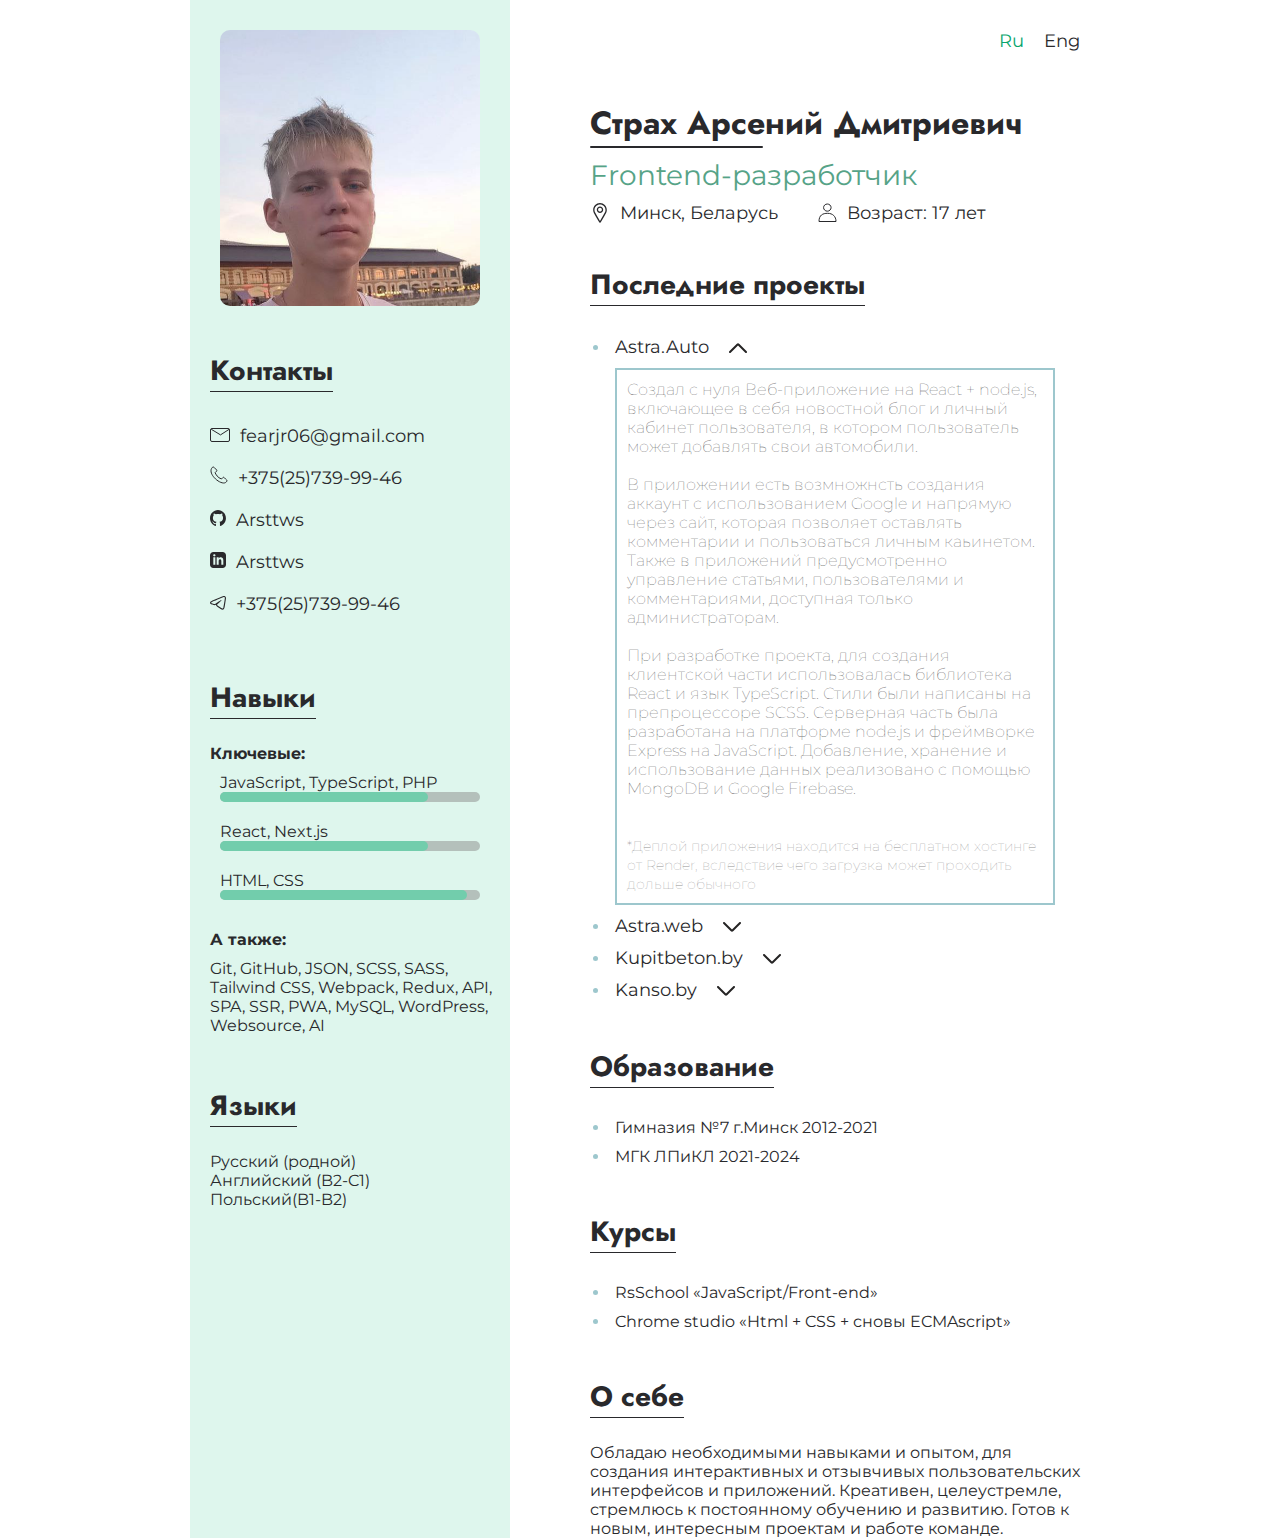
<file: index.html>
<!DOCTYPE html>
<html lang="ru">
<head>
  <meta charset="UTF-8">
  <meta name="viewport" content="width=device-width, initial-scale=1.0">
  <title>Document</title>
  <link rel="stylesheet" href="style.css">
</head>
<body>
  <div class="wrapper">
    <div class="main">
      <div class="left-side">
        <div class="image">
          <img src="imgs/photo.jpg" alt="img">
        </div>
        <div class="contacts">
          <h2>Контакты</h2>
          <p><img src="imgs/mail.svg" alt=""><a href="mailto:fearjr06@gmail.com">fearjr06@gmail.com</a></p>
          <p><img src="imgs/phone.svg" alt=""><a href="tel: +375257399946">+375(25)739-99-46</a></p>
          <p><img src="imgs/github.svg" alt=""><a href="https://github.com/Arsttws">Arsttws</a></p>
          <p><img src="imgs/linked.svg" alt=""><a href="https://www.linkedin.com/in/arsttws/">Arsttws</a></p>
          <p><img src="imgs/tg.svg" alt=""><a href="https://t.me/arsttws">+375(25)739-99-46</a></p>
        </div>
        <div class="skills">
          <h2>Навыки</h2>
          <p><b>Ключевые:</b></p>
          <div class="langs">
            <div class="skill">
              <p>JavaScript, TypeScript, PHP</p>
              <div class="bar-container">
                <div class="progress" style="width: 80%;"></div>
              </div>
            </div>
            <div class="skill">
              <p>React, Next.js</p>
              <div class="bar-container">
                <div class="progress" style="width: 80%;"></div>
              </div>
            </div>
            <div class="skill" style="margin-bottom: 20px;">
              <p>HTML, CSS</p>
              <div class="bar-container">
                <div class="progress" style="width: 95%;"></div>
              </div>
            </div>
            <div class="other-skills">
              <p style="margin-bottom: 10px;"><b>А также:</b></p>
              <p>Git, GitHub, JSON, SCSS,
                SASS, Tailwind CSS, Webpack,
                Redux, API, SPA, SSR, PWA,
                MySQL, WordPress, Websource, AI
              </p>
            </div>
          </div>
        </div>
        <div class="languages">
          <h2>Языки</h2>
          <p>Русский (родной)<br>
            Английский (B2-C1)<br>
            Польский(B1-B2)</p>
        </div>
      </div>
      <div class="right-side">
        <div class="change-lang">
          <a href="/" class="active-page-language">Ru</a>
          <a href="https://arsttws.github.io/cv/eng.html">Eng</p>
        </div>
        <div class="about">
          <div class="name">
            <h2>Страх Арсений Дмитриевич</h2>
          </div>
          <p class="employment">Frontend-разработчик</p>
          <div class="additional">
            <div class="location">
              <img src="imgs/location.svg" alt="location">
              <p>Минск, Беларусь</p>
            </div>
            <div class="age">
              <img src="imgs/age.svg" alt="age">
              <p>Возраст: 17 лет</p>
            </div>
          </div>
        </div>
        <div class="projects">
          <h2>Последние проекты</h2>
          <ul>
            <li><span><a href="https://astra-auto.onrender.com/" target="_blank">Astra.Auto</a></span><span class="project-info pi1 active"><img src="imgs/arrow.svg" alt="arrow"></span>
              <div class="project-description pd1 active">
                <p>Создал с нуля Веб-приложение на React + node.js, включающее в себя новостной блог и личный кабинет пользователя, в котором пользователь может
                   добавлять свои автомобили.<br><br>В приложении есть возмножнсть создания аккаунт с использованием Google и напрямую через сайт, которая позволяет оставлять комментарии и пользоваться личным каьинетом. 
                   Также в приложений предусмотренно управление статьями, пользователями и комментариями, доступная только администраторам.<br><br>
                   При разработке проекта, для создания клиентской части использовалась библиотека React и язык TypeScript. Стили были написаны на препроцессоре SCSS.
                   Серверная часть была разработана на платформе node.js и фреймворке Express на JavaScript. Добавление, хранение и использование данных реализовано с помощью MongoDB и Google Firebase.
                   <br>
                   <br><br>
                  <span style="color: #8f8f8f; font-size: 14px;">*Деплой приложения находится на бесплатном хостинге от Render, вследствие чего загрузка может проходить дольше обычного</span>
                </p>  
              </div>
            </li>
            <li><span><a href="https://e-astra-web.vercel.app/" target="_blank">Astra.web</a></span><span class="project-info pi2"><img src="imgs/arrow.svg" alt="arrow"></span>
              <div class="project-description pd2 ">
                <p>Сайт по предоставлению IT-услуг для бизнеса. При создания данного проекта использовал такие технологии, как:
                  TypeScript в связке с Next.js как основной стек разработки.
                  Также был использован язык JavaScript для организации работы серверной части.
                  Для написания стилей я использовал препроцессор SCSS.
                  А также были использованы такие зависимости, как: nodemailer, dotenv, react-countup, swiper,react-scroll-trigger и др.
                </p>  
              </div>
            </li>
            <li><span><a href="https://kupitbeton.by" target="_blank">Kupitbeton.by</a></span><span class="project-info pi3"><img src="imgs/arrow.svg" alt="arrow"></span>
              <div class="project-description pd3">
                <p>            
                  Проект представляет собой онлайн платформу, объединяющую услуги по доставке и производству бетона. Пользователи могут легко заказывать различные виды бетона и растворов, указывая необходимый объем, состав и расстояние доставки через сайт. На платформе реализован удобный каталог услуг, где пользователи могут ознакомиться с доступными вариантами и выбрать оптимальный для своих потребностей.<br> Дизайн магазина адаптирован для удобного использования на различных устройствах, что делает его доступным для пользователей с мобильными устройствами. В основе разработки использовались технологии PHP, JavaScript, HTML и CSS, обеспечивающие функциональность и привлекательный внешний вид веб-приложения. В качестве платформы для администрирования сайта используется CMS Websource, позволяющая легко и быстро вносить изменения и управлять функционалом.
                </p>  
              </div>
            </li>
            <li><span><a href="https://kanso.by" target="_blank">Kanso.by</a></span><span class="project-info pi4"><img src="imgs/arrow.svg" alt="arrow"></span>
              <div class="project-description pd4">
                <p>Принимал участие в разработке сайта суши-бара на CMS WordPress.
                  В мои обязанности входило редактирование страниц сайта
                  и карточек товара, изменение внешнего вида и
                  информации страницы с использованием CSS  и JS,
                  поиск и устранение ошибок в работе сайта.
                </p>  
              </div>
            </li>
          </ul>
        </div>
        <div class="education">
          <h2>Образование</h2>
          <ul>
            <li><span>Гимназия №7 г.Минск 2012-2021</span></li>
            <li><span>МГК ЛПиКЛ 2021-2024</span></li>
          </ul>
        </div>
        <div class="courses">
          <h2>Курсы</h2>
          <ul>
            <li><span>RsSchool «JavaScript/Front-end»</span></li>
            <li><span>Chrome studio «Html + CSS + сновы ECMAscript»</span></li>
          </ul>
        </div>
        <div class="about-myself">
          <h2>О себе</h2>
          <p>
            Обладаю необходимыми навыками и опытом, для создания
интерактивных и отзывчивых пользовательских интерфейсов
и приложений.
Креативен, целеустремле, стремлюсь к постоянному
обучению и развитию.
Готов к новым, интересным проектам и работе команде.
          </p>
        </div>
      </div>
    </div>
  </div>
  <script src="main.js"></script>
</body>
</html>
</file>
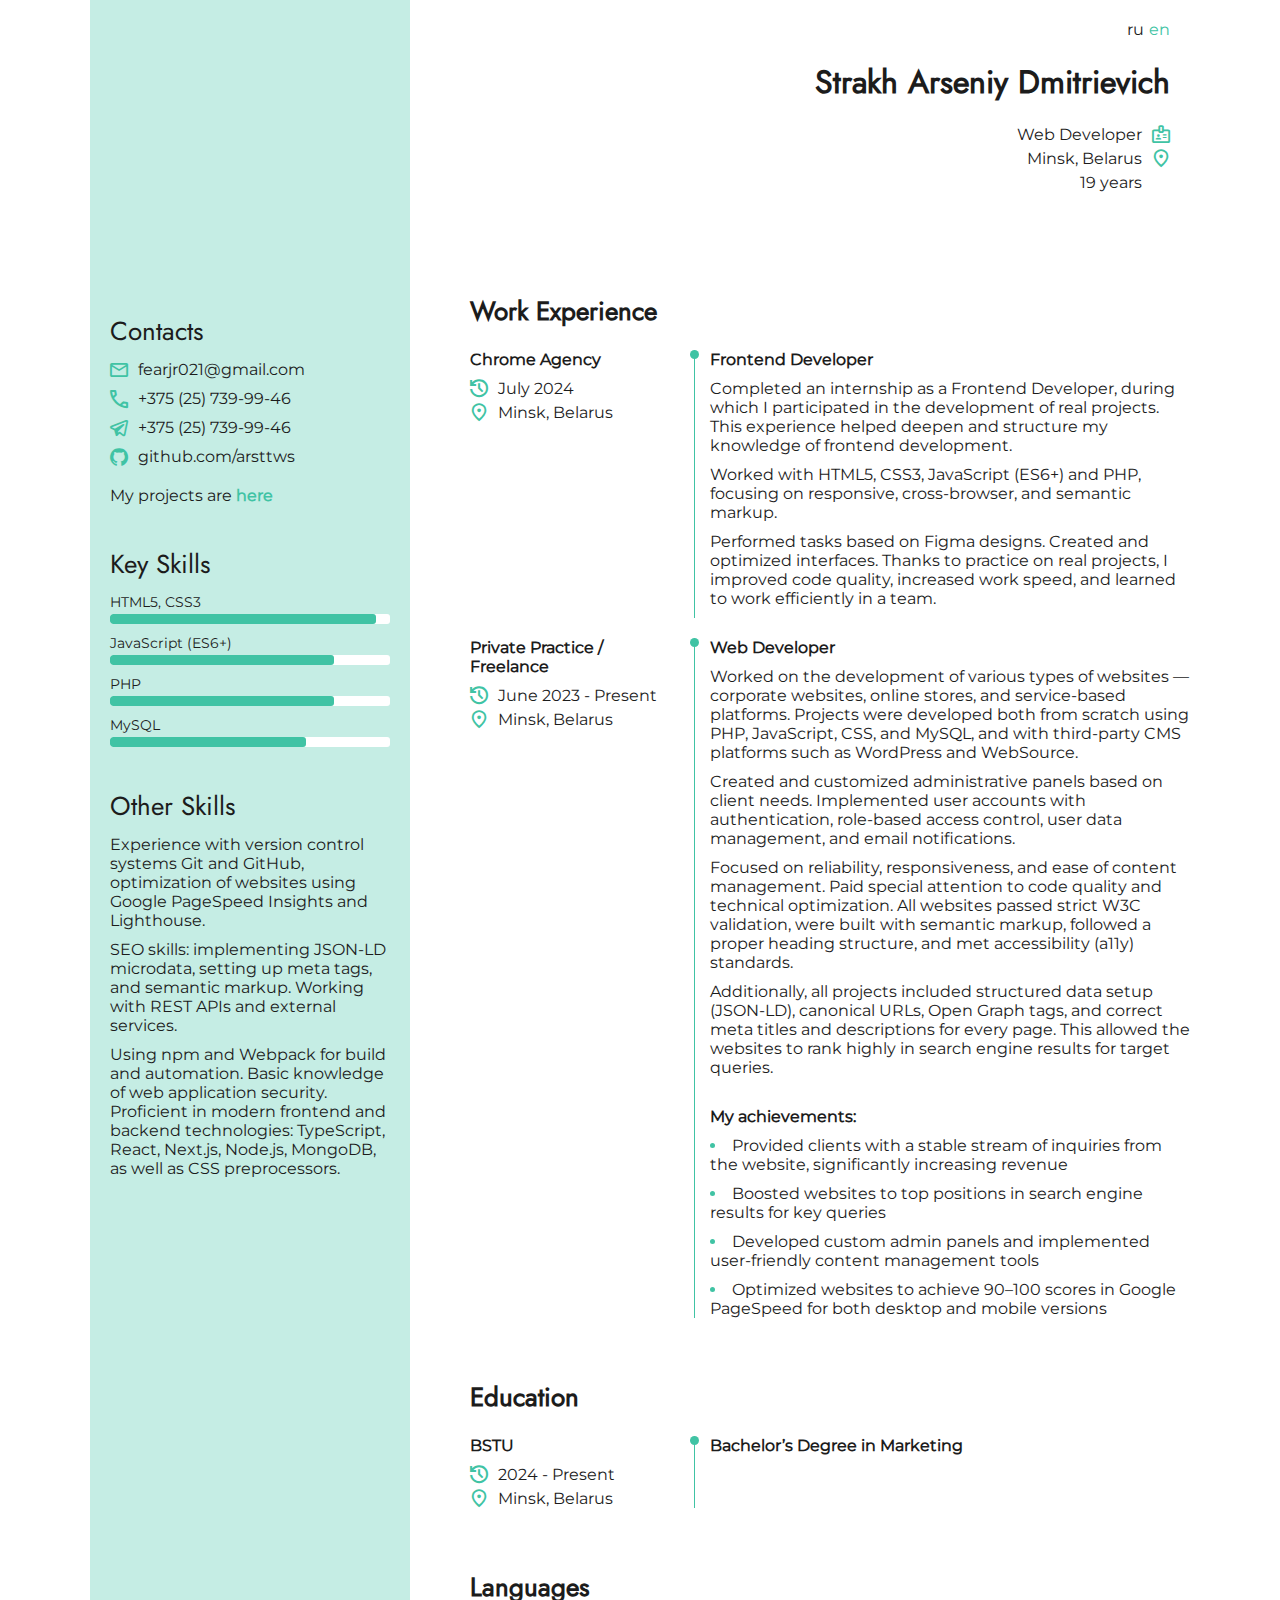
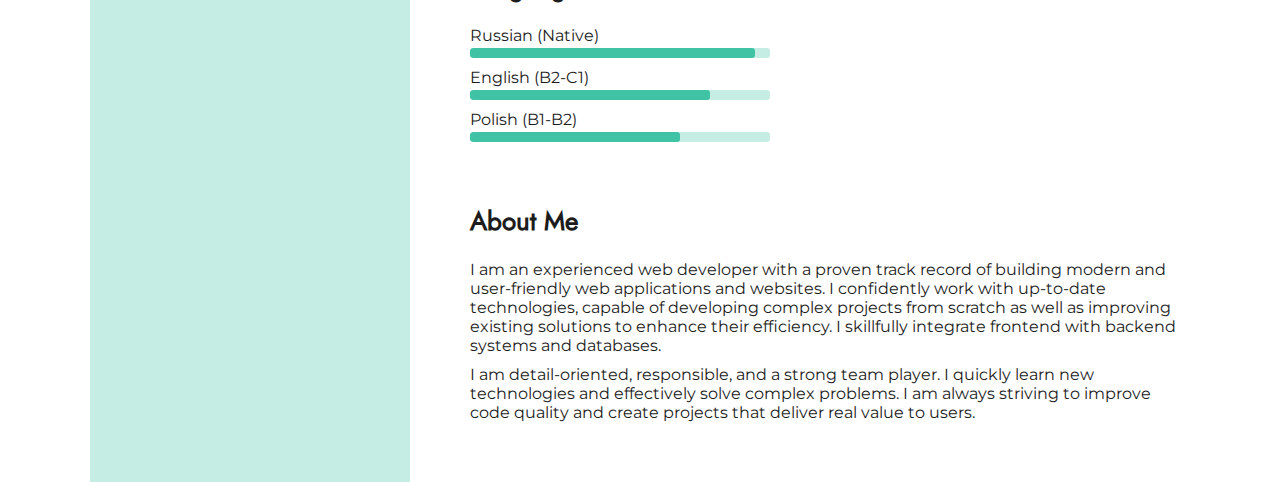
<file: en/index.html>
<!DOCTYPE html>
<html lang="en">
<head>
    <meta charset="UTF-8" />
    <meta name="viewport" content="width=device-width, initial-scale=1.0" />
    <title>Arseniy Strakh</title>
    <link rel="stylesheet" href="../assets/style/style.css" />
</head>
<body class="wrapper">
    <header>
        <!-- <img src="assets/images/me.jpg" alt="Arseniy Strakh" /> -->
        <div class="change-lang">
            <a href="/cv/ru">ru</a>
            <a href="#" class="active">en</a>
        </div>
        <div class="me">
            <h1>Strakh Arseniy Dmitrievich</h1>
            <p class="position">Web Developer</p>
            <p class="location">Minsk, Belarus</p>
            <p class="age">19 years</p>
        </div>
    </header>
    <main>
        <section class="left">
            <div class="contacts">
                <h2>Contacts</h2>
                <div class="items">
                    <a class="mail" href="mailto:fearjr021@gmail.com">fearjr021@gmail.com</a>
                    <a class="phone" href="tel:+375257399946">+375 (25) 739-99-46</a>
                    <a class="tg" href="https://t.me/arsttws" target="_blank">+375 (25) 739-99-46</a>
                    <a class="git" href="https://github.com/arsttws" target="_blank">github.com/arsttws</a>
                    <p class="projects">My projects are <a href="https://dealon.by/projects/" target="_blank">here</a></p>
                </div>
            </div>
            <div class="key-skills">
                <h2>Key Skills</h2>
                <div class="items">
                    <div class="item level">
                        <h3>HTML5, CSS3</h3>
                        <div class="bar">
                            <div class="progress" style="width: 95%;"></div>
                        </div>
                    </div>
                    <div class="item level">
                        <h3>JavaScript (ES6+)</h3>
                        <div class="bar">
                            <div class="progress" style="width: 80%;"></div>
                        </div>
                    </div>
                    <div class="item level">
                        <h3>PHP</h3>
                        <div class="bar">
                            <div class="progress" style="width: 80%;"></div>
                        </div>
                    </div>
                    <div class="item level">
                        <h3>MySQL</h3>
                        <div class="bar">
                            <div class="progress" style="width: 70%;"></div> 
                        </div>
                    </div>
                </div>
            </div>
            <div class="other-skills">
                <h2>Other Skills</h2>
                <p>Experience with version control systems Git and GitHub, optimization of websites using Google PageSpeed Insights and Lighthouse.</p>
                <p>SEO skills: implementing JSON-LD microdata, setting up meta tags, and semantic markup. Working with REST APIs and external services.</p>
                <p>Using npm and Webpack for build and automation. Basic knowledge of web application security. Proficient in modern frontend and backend technologies: TypeScript, React, Next.js, Node.js, MongoDB, as well as CSS preprocessors.</p>
            </div>
        </section>
        <div class="right">
            <section>
                <h2>Work Experience</h2>
                <div class="items">
                    <div class="item">
                        <div class="info">
                            <h3>Chrome Agency</h3>
                            <p class="time">July 2024</p>
                            <p class="location">Minsk, Belarus</p>
                        </div>
                        <div class="description">
                            <h3>Frontend Developer</h3>
                            <p>Completed an internship as a Frontend Developer, during which I participated in the development of real projects. This experience helped deepen and structure my knowledge of frontend development.</p>
                            <p>Worked with HTML5, CSS3, JavaScript (ES6+) and PHP, focusing on responsive, cross-browser, and semantic markup.</p>
                            <p>Performed tasks based on Figma designs. Created and optimized interfaces. Thanks to practice on real projects, I improved code quality, increased work speed, and learned to work efficiently in a team.</p>
                        </div>
                    </div>
                    <div class="item">
                        <div class="info">
                            <h3>Private Practice / Freelance</h3>
                            <p class="time">June 2023 - Present</p>
                            <p class="location">Minsk, Belarus</p>
                        </div>
                        <div class="description">
                            <h3>Web Developer</h3>
                            <p>Worked on the development of various types of websites — corporate websites, online stores, and service-based platforms. Projects were developed both from scratch using PHP, JavaScript, CSS, and MySQL, and with third-party CMS platforms such as WordPress and WebSource.</p>
                            <p>Created and customized administrative panels based on client needs. Implemented user accounts with authentication, role-based access control, user data management, and email notifications.</p>
                            <p>Focused on reliability, responsiveness, and ease of content management. Paid special attention to code quality and technical optimization. All websites passed strict W3C validation, were built with semantic markup, followed a proper heading structure, and met accessibility (a11y) standards.</p>
                            <p>Additionally, all projects included structured data setup (JSON-LD), canonical URLs, Open Graph tags, and correct meta titles and descriptions for every page. This allowed the websites to rank highly in search engine results for target queries.</p>
                            <p class="achievements">My achievements:</p>
                            <ul>
                                <li>Provided clients with a stable stream of inquiries from the website, significantly increasing revenue</li>
                                <li>Boosted websites to top positions in search engine results for key queries</li>
                                <li>Developed custom admin panels and implemented user-friendly content management tools</li>
                                <li>Optimized websites to achieve 90–100 scores in Google PageSpeed for both desktop and mobile versions</li>
                            </ul>
                        </div>

                    </div>
                </div>
            </section>
            <section>
                <h2>Education</h2>
                <div class="items">
                    <div class="item">
                        <div class="info">
                            <h3>BSTU</h3>
                            <p class="time">2024 - Present</p>
                            <p class="location">Minsk, Belarus</p>
                        </div>
                        <div class="description">
                            <h3>Bachelor’s Degree in Marketing</h3>
                        </div>
                    </div>
                </div>
            </section>
            <section class="languages">
                <h2>Languages</h2>
                <div class="items">
                    <div class="item level">
                        <p>Russian (Native)</p>
                        <div class="bar">
                            <div class="progress" style="width: 95%;"></div>
                        </div>
                    </div>
                    <div class="item level">
                        <p>English (B2-C1)</p>
                        <div class="bar">
                            <div class="progress" style="width: 80%;"></div>
                        </div>
                    </div>
                    <div class="item level">
                        <p>Polish (B1-B2)</p>
                        <div class="bar">
                            <div class="progress" style="width: 70%;"></div> 
                        </div>
                    </div>
                </div>
            </section>
            <section class="about">
                <h2>About Me</h2>
                <p>I am an experienced web developer with a proven track record of building modern and user-friendly web applications and websites. I confidently work with up-to-date technologies, capable of developing complex projects from scratch as well as improving existing solutions to enhance their efficiency. I skillfully integrate frontend with backend systems and databases.</p>
                <p>I am detail-oriented, responsible, and a strong team player. I quickly learn new technologies and effectively solve complex problems. I am always striving to improve code quality and create projects that deliver real value to users.</p>
            </section>
        </div>
    </main>
</body>
</html>
</file>
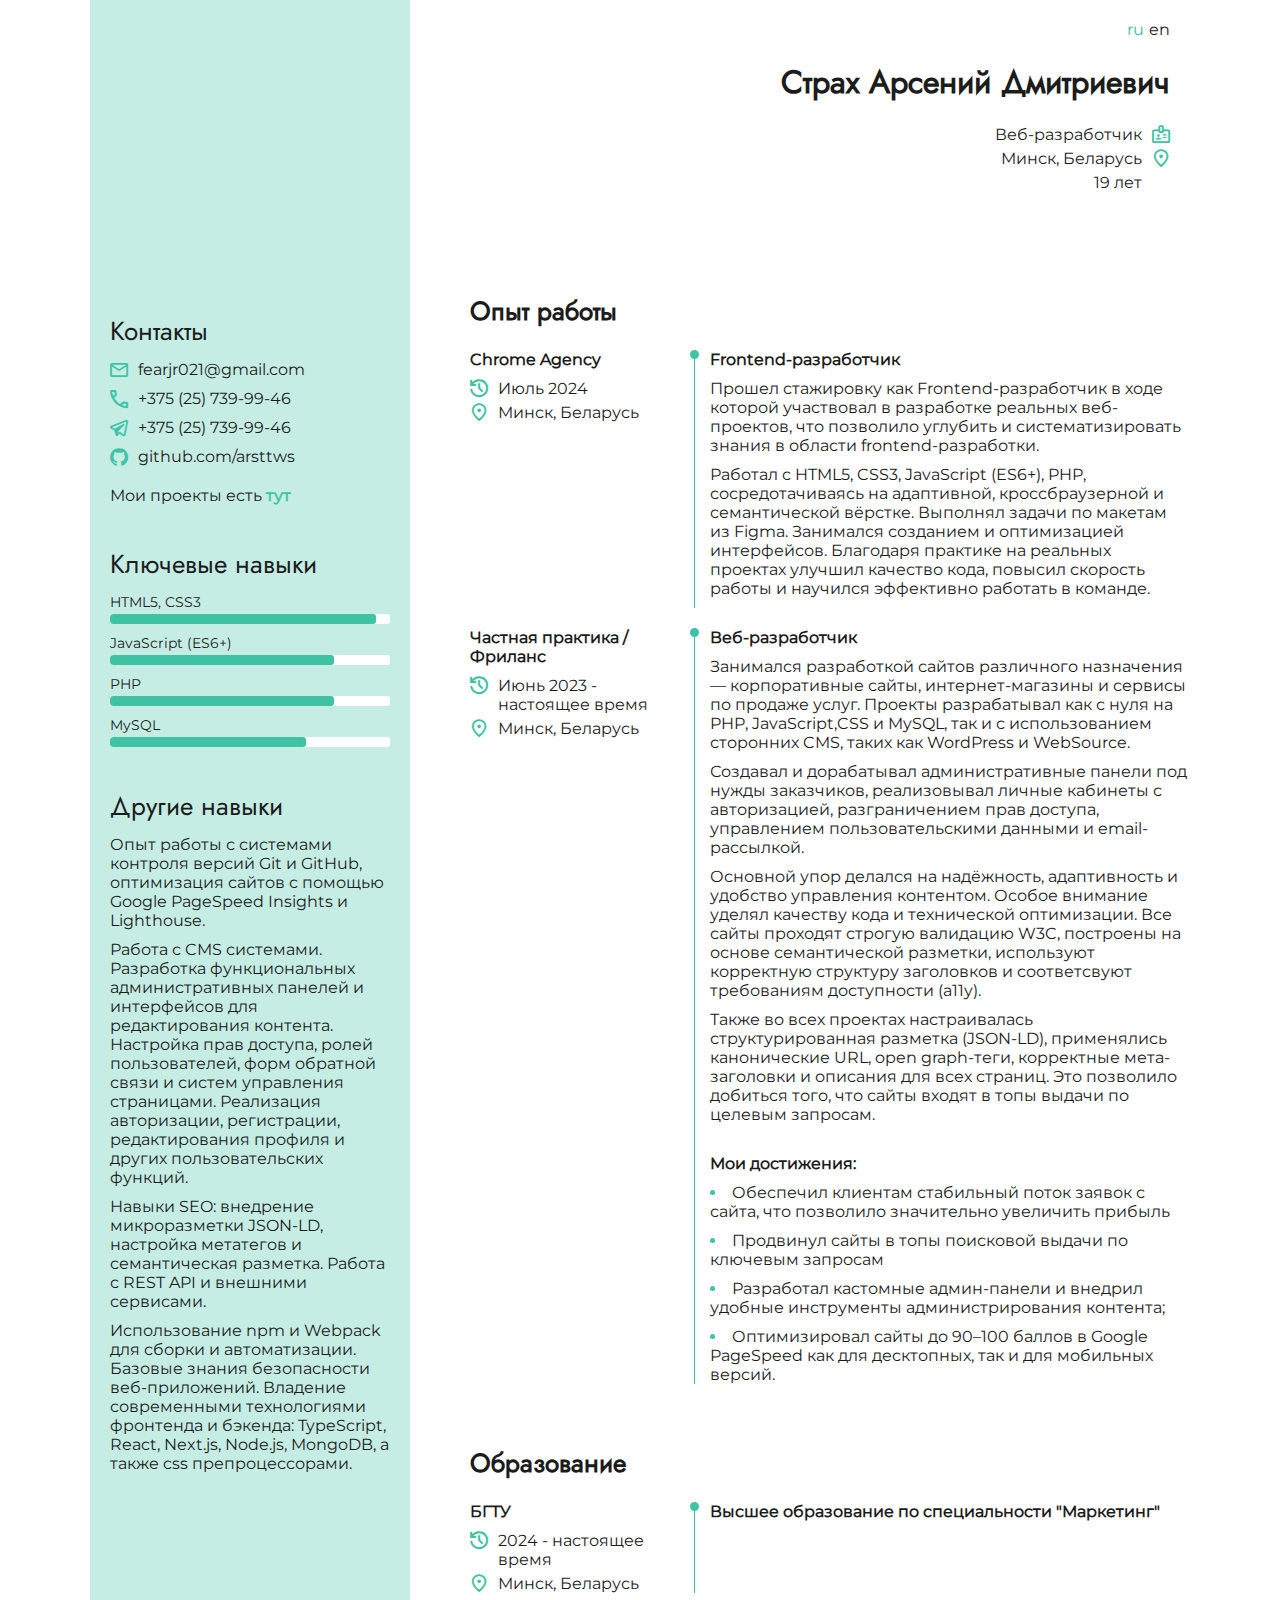
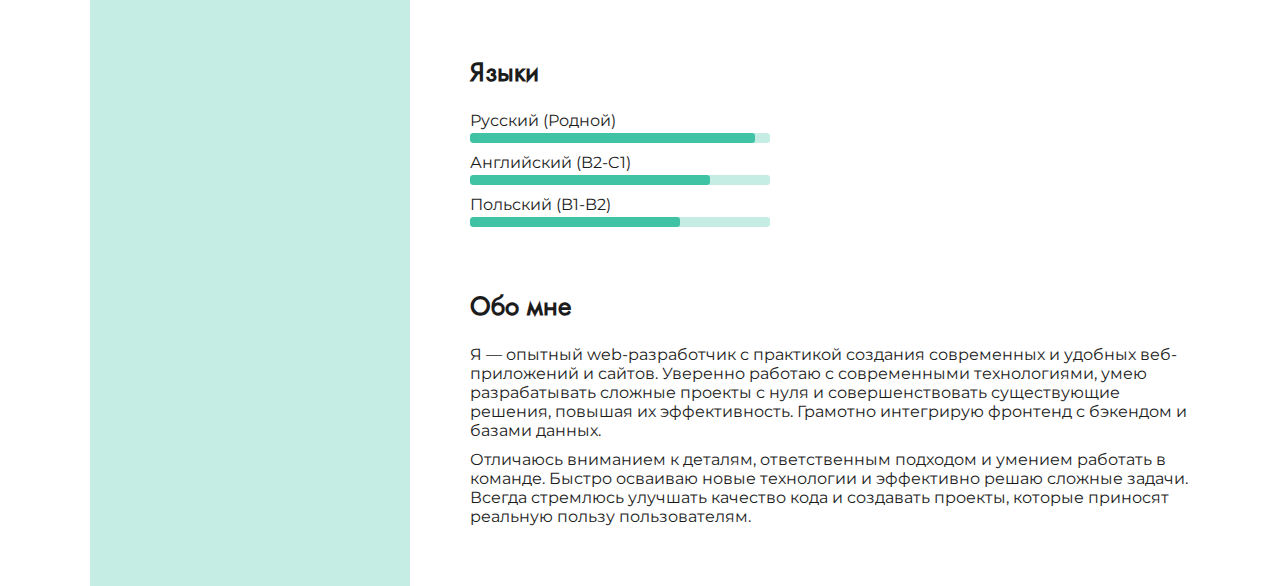
<file: ru/index.html>
<!DOCTYPE html>
<html lang="en">
<head>
    <meta charset="UTF-8">
    <meta name="viewport" content="width=device-width, initial-scale=1.0">
    <title>Арсений Страх</title>
    <link rel="stylesheet" href="../assets/style/style.css">
</head>
<body class="wrapper">
    <header>
        <!-- <img src="assets/images/me.jpg" alt="Арсений Страх"> -->
        <div class="change-lang">
            <a href="#" class="active">ru</a>
            <a href="/cv/en">en</a>
        </div>
        <div class="me">
            <h1>Страх Арсений Дмитриевич</h1>
            <p class="position">Веб-разработчик</p>
            <p class="location">Минск, Беларусь</p>
            <p class="age">19 лет</p>
        </div>
    </header>
    <main>
        <section class="left">
            <div class="contacts">
                <h2>Контакты</h2>
                <div class="items">
                    <a class="mail" href="mailto:fearjr021@gmail.com">fearjr021@gmail.com</a>
                    <a class="phone" href="tel:+375257399946">+375 (25) 739-99-46</a>
                    <a class="tg" href="https://t.me/arsttws" target="_blank">+375 (25) 739-99-46</a>
                    <a class="git" href="https://github.com/arsttws" target="_blank">github.com/arsttws</a>
                    <!-- <a class="linkedin" href="https://www.linkedin.com/in/arsttws" target="_blank">linkedin.com/in/arsttws</a> -->
                    <p class="projects">Мои проекты есть <a href="https://dealon.by/projects/" target="_blank">тут</a></p>
                </div>
            </div>
            <div class="key-skills">
                <h2>Ключевые навыки</h2>
                <div class="items">
                    <div class="item level">
                        <h3>HTML5, CSS3</h3>
                        <div class="bar">
                            <div class="progress" style="width: 95%;"></div>
                        </div>
                    </div>
                    <div class="item level">
                        <h3>JavaScript (ES6+)</h3>
                        <div class="bar">
                            <div class="progress" style="width: 80%;"></div>
                        </div>
                    </div>
                    <div class="item level">
                        <h3>PHP</h3>
                        <div class="bar">
                            <div class="progress" style="width: 80%;"></div>
                        </div>
                    </div>
                    <div class="item level">
                        <h3>MySQL</h3>
                        <div class="bar">
                            <div class="progress" style="width: 70%;"></div> 
                        </div>
                    </div>
                </div>
            </div>
            <div class="other-skills">
                <h2>Другие навыки</h2>
                <p>Опыт работы с системами контроля версий Git и GitHub, оптимизация сайтов с помощью Google PageSpeed Insights и Lighthouse.</p>
                <p>Работа с CMS системами. Разработка функциональных административных панелей и интерфейсов для редактирования контента. Настройка прав доступа, ролей пользователей, форм обратной связи и систем управления страницами. Реализация авторизации, регистрации, редактирования профиля и других пользовательских функций.</p>
                <p>Навыки SEO: внедрение микроразметки JSON-LD, настройка метатегов и семантическая разметка. Работа с REST API и внешними сервисами.</p>
                <p>Использование npm и Webpack для сборки и автоматизации. Базовые знания безопасности веб-приложений. Владение современными технологиями фронтенда и бэкенда: TypeScript, React, Next.js, Node.js, MongoDB, а также css препроцессорами.</p>
            </div>
        </section>
        <div class="right">
            <section>
                <h2>Опыт работы</h2>
                <div class="items">
                    <div class="item">
                        <div class="info">
                            <h3>Chrome Agency</h3>
                            <p class="time">Июль 2024</p>
                            <p class="location">Минск, Беларусь</p>
                        </div>
                        <div class="description">
                            <h3>Frontend-разработчик</h3>
                            <p>Прошел стажировку как Frontend-разработчик в ходе которой участвовал в разработке реальных веб-проектов, что позволило углубить и систематизировать знания в области frontend-разработки.</p>
                            <p>Работал с HTML5, CSS3, JavaScript (ES6+), PHP, сосредотачиваясь на адаптивной, кроссбраузерной и семантической вёрстке. Выполнял задачи по макетам из Figma. Занимался созданием и оптимизацией интерфейсов. Благодаря практике на реальных проектах улучшил качество кода, повысил скорость работы и научился эффективно работать в команде.</p>
                        </div>
                    </div>
                    <div class="item">
                        <div class="info">
                            <h3>Частная практика / Фриланс</h3>
                            <p class="time">Июнь 2023 - настоящее время</p>
                            <p class="location">Минск, Беларусь</p>
                        </div>
                        <div class="description">
                            <h3>Веб-разработчик</h3>
                            <p>Занимался разработкой сайтов различного назначения — корпоративные сайты, интернет-магазины и сервисы по продаже услуг. Проекты разрабатывал как с нуля на PHP, JavaScript,CSS и MySQL, так и с использованием сторонних CMS, таких как WordPress и WebSource.</p>
                            <p>Создавал и дорабатывал административные панели под нужды заказчиков, реализовывал личные кабинеты с авторизацией, разграничением прав доступа, управлением пользовательскими данными и email-рассылкой.</p>
                            <p>Основной упор делался на надёжность, адаптивность и удобство управления контентом. Особое внимание уделял качеству кода и технической оптимизации. Все сайты проходят строгую валидацию W3C, построены на основе семантической разметки, используют корректную структуру заголовков и соответсвуют требованиям доступности (a11y).</p>
                            <p>Также во всех проектах настраивалась структурированная разметка (JSON-LD), применялись канонические URL, open graph-теги, корректные мета-заголовки и описания для всех страниц. Это позволило добиться того, что сайты входят в топы выдачи по целевым запросам.</p>
                            <p class="achievements">Мои достижения:</p>
                            <ul>
                                <li>Обеспечил клиентам стабильный поток заявок с сайта, что позволило значительно увеличить прибыль</li>
                                <li>Продвинул сайты в топы поисковой выдачи по ключевым запросам</li>
                                <li>Разработал кастомные админ-панели и внедрил удобные инструменты администрирования контента;</li>
                                <li>Оптимизировал сайты до 90–100 баллов в Google PageSpeed как для десктопных, так и для мобильных версий.</li>
                            </ul>
                        </div>
                    </div>
                </div>
            </section>
            <section>
                <h2>Образование</h2>
                <div class="items">
                    <div class="item">
                        <div class="info">
                            <h3>БГТУ</h3>
                            <p class="time">2024 - настоящее время</p>
                            <p class="location">Минск, Беларусь</p>
                        </div>
                        <div class="description">
                            <h3>Высшее образование по специальности "Маркетинг"</h3>
                        </div>
                    </div>
                </div>
            </section>
            <section class="languages">
                <h2>Языки</h2>
                <div class="items">
                    <div class="item level">
                        <p>Русский (Родной)</p>
                        <div class="bar">
                            <div class="progress" style="width: 95%;"></div>
                        </div>
                    </div>
                    <div class="item level">
                        <p>Английский (B2-C1)</p>
                        <div class="bar">
                            <div class="progress" style="width: 80%;"></div>
                        </div>
                    </div>
                    <div class="item level">
                        <p>Польский (B1-B2)</p>
                        <div class="bar">
                            <div class="progress" style="width: 70%;"></div> 
                        </div>
                    </div>
                </div>
            </section>
            <section class="about">
                <h2>Обо мне</h2>
                <p>Я — опытный web-разработчик с практикой создания современных и удобных веб-приложений и сайтов. Уверенно работаю с современными технологиями, умею разрабатывать сложные проекты с нуля и совершенствовать существующие решения, повышая их эффективность. Грамотно интегрирую фронтенд с бэкендом и базами данных.</p>
                <p>Отличаюсь вниманием к деталям, ответственным подходом и умением работать в команде. Быстро осваиваю новые технологии и эффективно решаю сложные задачи. Всегда стремлюсь улучшать качество кода и создавать проекты, которые приносят реальную пользу пользователям.</p>
            </section>
        </div>
    </main>

</body>
</html>
</file>
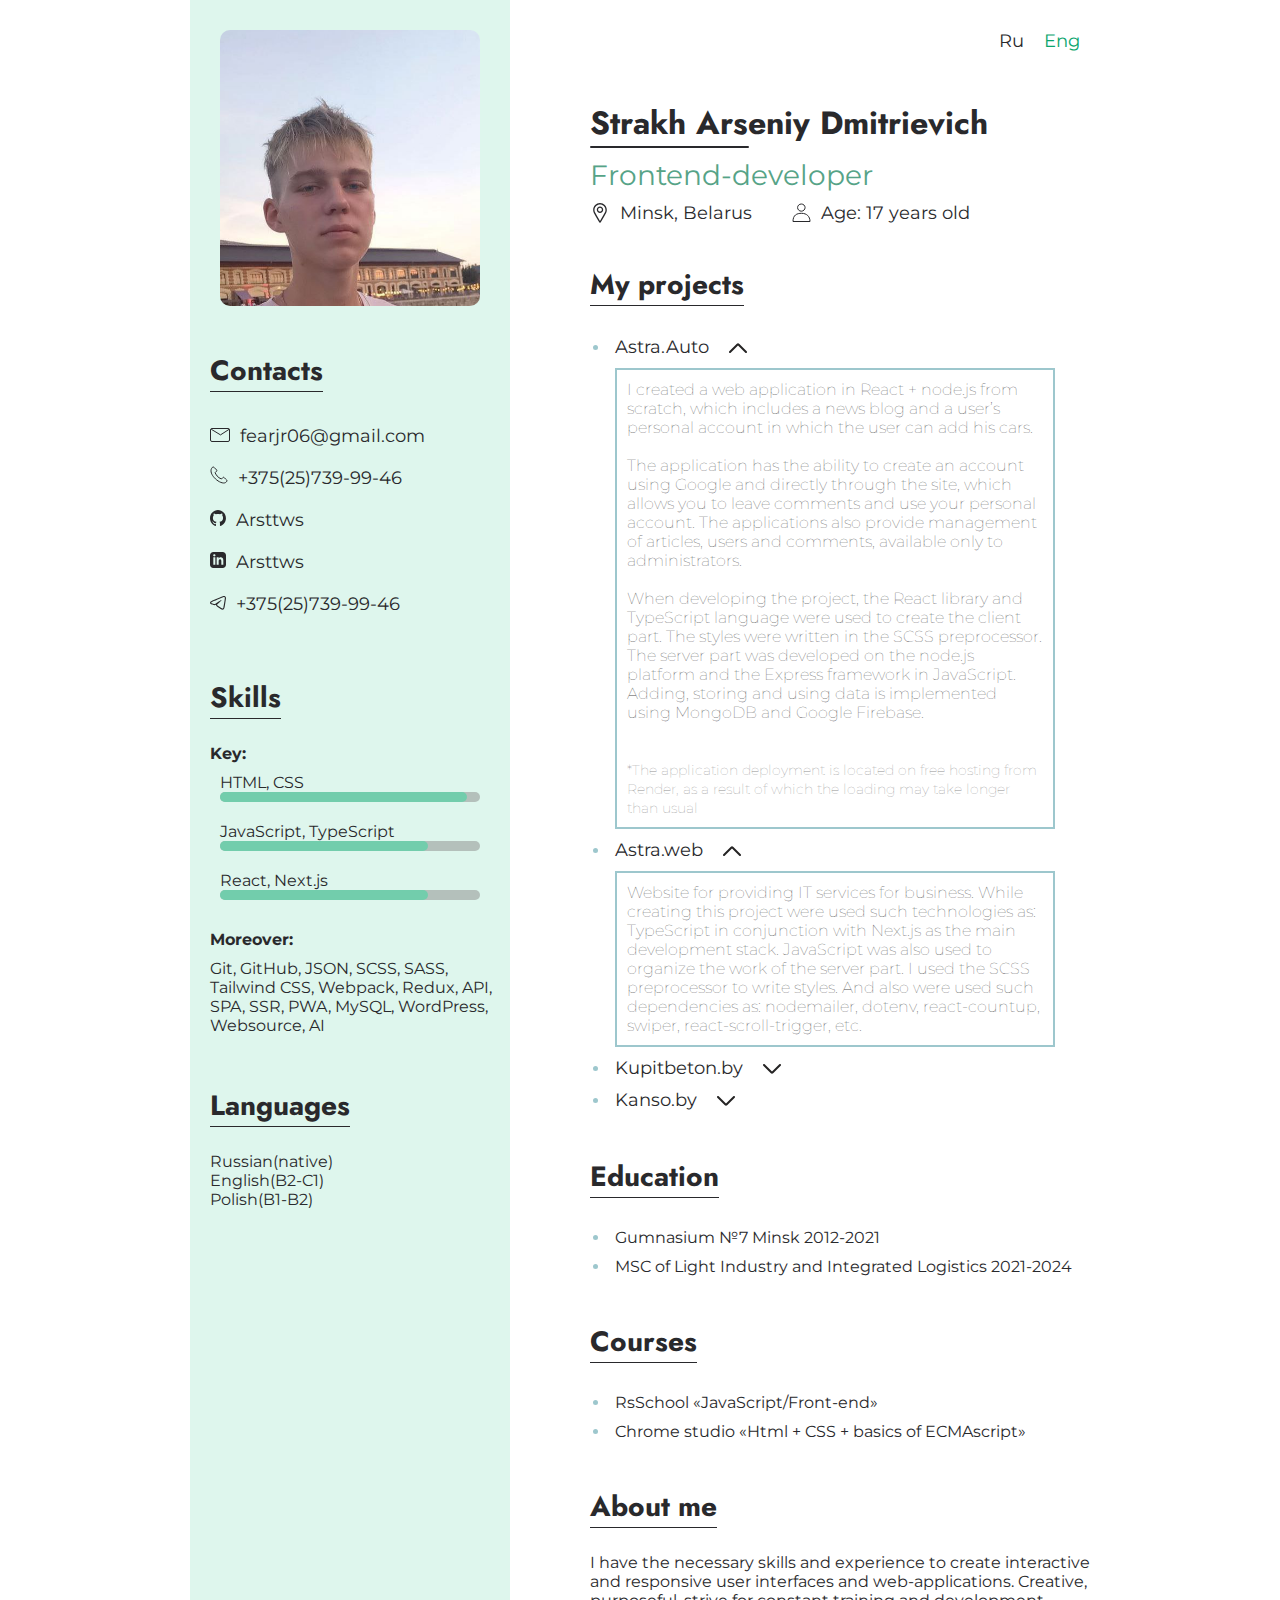
<file: eng.html>
<!DOCTYPE html>
<html lang="en">
<head>
  <meta charset="UTF-8">
  <meta name="viewport" content="width=device-width, initial-scale=1.0">
  <title>Document</title>
  <link rel="stylesheet" href="style.css">
</head>
<body>
  <div class="wrapper">
    <div class="main">
      <div class="left-side">
        <div class="image">
          <img src="imgs/photo.jpg" alt="img">
        </div>
        <div class="contacts">
          <h2>Contacts</h2>
          <p><img src="imgs/mail.svg" alt=""><a href="mailto:fearjr06@gmail.com">fearjr06@gmail.com</a></p>
          <p><img src="imgs/phone.svg" alt=""><a href="tel: +375257399946">+375(25)739-99-46</a></p>
          <p><img src="imgs/github.svg" alt=""><a href="https://github.com/Arsttws">Arsttws</a></p>
          <p><img src="imgs/linked.svg" alt=""><a href="https://www.linkedin.com/in/arsttws/">Arsttws</a></p>
          <p><img src="imgs/tg.svg" alt=""><a href="https://t.me/arsttws">+375(25)739-99-46</a></p>
        </div>
        <div class="skills">
          <h2>Skills</h2>
          <p><b>Key:</b></p>
          <div class="langs">
            <div class="skill">
              <p>HTML, CSS</p>
              <div class="bar-container">
                <div class="progress" style="width: 95%;"></div>
              </div>
            </div>
            <div class="skill">
              <p>JavaScript, TypeScript</p>
              <div class="bar-container">
                <div class="progress" style="width: 80%;"></div>
              </div>
            </div>
            <div class="skill" style="margin-bottom: 20px;">
              <p>React, Next.js</p>
              <div class="bar-container">
                <div class="progress" style="width: 80%;"></div>
              </div>
            </div>
            <div class="other-skills">
              <p style="margin-bottom: 10px;"><b>Moreover:</b></p>
              <p>Git, GitHub, JSON, SCSS,
                SASS, Tailwind CSS, Webpack,
                Redux, API, SPA, SSR, PWA,
                MySQL, WordPress, Websource, AI
              </p>
            </div>
          </div>
        </div>
        <div class="languages">
          <h2>Languages</h2>
          <p>Russian(native)<br>
            English(B2-C1)<br>
            Polish(B1-B2)</p>
        </div>
      </div>  
      <div class="right-side">
        <div class="change-lang">
          <a href="https://arsttws.github.io/cv/">Ru</a>
          <a class="active-page-language" href="/">Eng</p>
        </div>
        <div class="about">
          <div class="name">
            <h2>Strakh Arseniy Dmitrievich</h2>
          </div>
          <p class="employment">Frontend-developer</p>
          <div class="additional">
            <div class="location">
              <img src="imgs/location.svg" alt="location">
              <p>Minsk, Belarus</p>
            </div>
            <div class="age">
              <img src="imgs/age.svg" alt="age">
              <p>Age: 17 years old</p>
            </div>
          </div>
        </div>
        <div class="projects">
          <h2>My projects</h2>
          <ul>
            <li><span><a href="https://astra-auto.onrender.com/" target="_blank">Astra.Auto</a></span><span class="project-info pi1 active"><img src="imgs/arrow.svg" alt="arrow"></span>
              <div class="project-description pd1 active">
                <p>
                  I created a web application in React + node.js  from scratch, which includes a news blog and a user’s personal account in which the user can add his cars.<br><br>The application has the ability to create an account using Google and directly through the site, which allows you to leave comments and use your personal account.
                  The applications also provide management of articles, users and comments, available only to administrators.<br><br>
                  When developing the project, the React library and TypeScript language were used to create the client part. The styles were written in the SCSS preprocessor.
                  The server part was developed on the node.js platform and the Express framework in JavaScript. Adding, storing and using data is implemented using MongoDB and Google Firebase.
                   <br>
                   <br><br>
                  <span style="color: #8f8f8f; font-size: 14px;">*The application deployment is located on free hosting from Render, as a result of which the loading may take longer than usual</span>
                </p>  
              </div>
            </li>
            <li><span><a href="https://e-astra-web.vercel.app/" target="_blank">Astra.web</a></span><span class="project-info pi1 active"><img src="imgs/arrow.svg" alt="arrow"></span>
              <div class="project-description pd1 active">
                <p>Website for providing IT services for business. While creating this project were used such technologies as:
                    TypeScript in conjunction with Next.js as the main development stack.
                    JavaScript was also used to organize the work of the server part.
                    I used the SCSS preprocessor to write styles.
                    And also were used such dependencies as: nodemailer, dotenv, react-countup, swiper, react-scroll-trigger, etc.
                </p>  
              </div>
            </li>
            <li><span><a href="https://test.unicars.by" target="_blank">Kupitbeton.by</a></span><span class="project-info pi3"><img src="imgs/arrow.svg" alt="arrow"></span>
              <div class="project-description pd3">
                <p>            
                  The project is an online platform that combines services for the delivery and production of concrete. Users can easily order various types of concrete and mortars, indicating the required volume, composition and delivery distance through the website. The platform has a convenient catalog of services, where users can familiarize themselves with the available options and choose the best one for their needs.<br> The store design is adapted for easy use on various devices, making it accessible to users with mobile devices. The development was based on PHP, JavaScript, HTML and CSS technologies to ensure the functionality and attractive appearance of the web application. CMS Websource is used as a platform for site administration, allowing you to easily and quickly make changes and manage functionality.
                </p>  
              </div>
            </li>
            <li><span><a href="https://kanso.by" target="_blank">Kanso.by</a></span><span class="project-info pi4"><img src="imgs/arrow.svg" alt="arrow"></span>
              <div class="project-description pd4">
                <p>
                Participated in the development of a sushi-bar website using CMS WordPress.
                My responsibilities included editing website pages
                and product cards, changing the appearance and
                page information using CSS and JS,
                finding and eliminating errors in the operation of the site.
                </p>  
              </div>
            </li>
          </ul>
        </div>
        <div class="education">
          <h2>Education</h2>
          <ul>
            <li><span>Gumnasium №7 Minsk 2012-2021</span></li>
            <li><span>MSC of Light Industry and Integrated Logistics 2021-2024</span></li>
          </ul>
        </div>
        <div class="courses">
          <h2>Courses</h2>
          <ul>
            <li><span>RsSchool «JavaScript/Front-end»</span></li>
            <li><span>Chrome studio «Html + CSS + basics of ECMAscript»</span></li>
          </ul>
        </div>
        <div class="about-myself">
          <h2>About me</h2>
          <p>
            I have the necessary skills and experience to create
interactive and responsive user interfaces
and web-applications.
Creative, purposeful, strive for constant
training and development.
Ready for new, interesting projects and team work.
          </p>
        </div>
      </div>
    </div>
  </div>
  <script src="main.js"></script>
</body>
</html>
</file>
<file: style.css>
@import url("https://fonts.googleapis.com/css2?family=Montserrat&display=swap");
@import url("https://fonts.googleapis.com/css2?family=Jost&display=swap");
:root {
  --headline-text-color: rgba(80, 155, 165, 0.562);
  --headline-text-size: 28px;
  --light-green: #7edab849;
  --bright-green: #09a56d;
}

* {
  margin: 0;
  padding: 0;
  box-sizing: border-box;
  outline: 0;
  font-family: "Montserrat", sans-serif;
  color: #29292c;
}
h2 {
  font-size: var(--headline-text-size);
  font-family: "Jost", sans-serif;
  width: fit-content;
  margin-bottom: 25px;
}
h2::after {
  content: "";
  display: flex;
  width: 100%;
  height: 1px;
  background: #29292c;
}
a {
  font-size: 18px;
  text-decoration: none;
}
a:hover {
  color: var(--bright-green);
}
.wrapper {
  max-width: 900px;
  width: 100%;
  margin: 0 auto;
}
.main {
  display: flex;
}
.contacts p img {
  margin-right: 10px;
}
.employment {
  margin-bottom: 10px;
  font-size: 28px;
  color: #56a387;
}
.about {
  margin-top: 100px;
}
.name h2 {
  font-size: 32px;
  margin-bottom: 10px;
}
.name h2::after {
  width: 40%;
  height: 2px;
  border-radius: 2px;
}
.additional,
.additional div {
  display: flex;
}
.additional div img {
  margin-right: 10px;
}
.additional div:first-child {
  margin-right: 40px;
}
.info {
  max-width: 500px;
  margin-bottom: 60px;
  margin-top: 40px;
}
/* .info p{
    color: #a4a4a4;
} */
ul li {
  color: var(--headline-text-color);
  padding: 5px;
  margin-left: 20px;
}
ul li span a {
  text-decoration: none;
}
ul li span a:hover {
  color: var(--headline-text-color);
}
.left-side {
  background-color: #7edab841;
  max-width: 320px;
  padding-left: 20px;
  padding-top: 30px;
}
.left-side .image img {
  max-width: 260px;
  border-radius: 10px;
}
.left-side .image {
  margin-bottom: 40px;
  margin-left: 10px;
}
.contacts p {
  font-size: var(--headline-text-size);
  color: var(--headline-text-color);
  font-family: josefin;
  margin-bottom: 10px;
}
.contacts {
  margin-bottom: 60px;
}
.bar-container {
  width: 260px;
  background-color: #8b8b8b;
  opacity: 0.5;
  height: 10px;
  border-radius: 5px;
  position: relative;
}
.progress {
  position: absolute;
  background-color: var(--bright-green);
  height: 10px;
  border-radius: 5px;
}
.skill {
  padding: 10px;
}
.projects {
  margin-bottom: 40px;
  margin-top: 40px;
}
.education {
  margin-bottom: 40px;
}
.courses {
  margin-bottom: 40px;
}
.languages {
  margin-top: 50px;
  margin-bottom: 40px;
}
.languages .lang {
  padding: 10px;
}
.project-info {
  margin-left: 20px;
  cursor: pointer;
}
.project-info:hover img {
  transform: scale(1.2);
}
.project-description {
  display: none;
  margin-top: 10px;
  border: 2px solid var(--headline-text-color);
  max-width: 440px;
  transition: all 0.3s ease-in-out;
}
.project-description.active {
  display: block;
}
.project-description p {
  padding: 10px;
  font-size: 16px;
  color: #4e4e4e;
  font-family: Montserrat;
  font-weight: 100;
}
.project-description p ul li {
  font-size: 14px;
  color: #4e4e4e;
  font-family: Montserrat;
  font-weight: 100;
}
.project-info.active img {
  transform: rotate(180deg);
}
.right-side {
  margin-right: 0;
  margin-left: auto;
  padding-left: 50px;
  position: relative;
}
.change-lang {
  display: flex;
  position: absolute;
  right: 0;
  top: 20px;
}
.change-lang a {
  padding: 10px;
}
.active-page-language {
  color: var(--bright-green);
}
.about-myself {
  max-width: 500px;
}
</file>
<file: assets/style/style.css>
@font-face {
  font-family: 'montserrat';
  src: url(../fonts/montserrat/Montserrat-Regular.woff2);
  font-weight: 400;
  font-style: normal;
  font-display: swap;
}
@font-face {
  font-family: 'jost';
  src: url(../fonts/jost/Jost-Regular.woff2);
  font-weight: 400;
  font-style: normal;
  font-display: swap;
}
@font-face {
  font-family: 'icon';
  src: url(../fonts/icon/icon.woff2);
  font-weight: normal;
  font-style: normal;
  font-display: swap;
}
:root {
    --main: #40c3a4;
    --text: #1c1c1c;
}
* {
    margin: 0;
    padding: 0;
    box-sizing: border-box;
    font-family: 'montserrat', sans-serif;
    color: var(--text);
}
html {
    scroll-behavior: smooth;
}
body {
    &.wrapper {
        position: relative;
        &::before {
            opacity: .3;
            position: absolute;
            background: var(--main);
            content: '';
            width: 320px;
            height: 100%;
            top: 0;
            left: 0;
            z-index: -1;
        }
    }
    &.select-lang {
        &.wrapper {
            max-width: fit-content;
            h1 {
                margin-bottom: 10px;
            }
            .items {
                display: flex;
                gap: 10px;
                a {
                    display: flex;
                    width: 40px;
                    height: 30px;
                    align-items: center;
                    justify-content: center;
                    border-radius: 5px;
                    background: rgba(64, 195, 164, .3);
                    &:hover {
                        background: var(--main);
                        color: #fff;
                    }
                }
            }
        }
        &::before {
            content: none;
        }
    }
}
.wrapper {
    max-width: 1100px;
    width: 100%;
    margin: 0 auto;
}
h1 {
    font-family: Jost, sans-serif;
    font-size: 32px;
}
h2 {
    font-family: Jost, sans-serif;
    font-size: 26px;
}
h3 {
    font-size: 16px;
}
p {
    font-size: 16px;
    &.location {
        display: flex;
        gap: 10px;
        &::before {
            content: '\e901';
            font-family: icon;
            font-size: 18px;
            color: var(--main);
        }
    }
    &.position {
        display: flex;
        gap: 10px;
        &::before {
            content: '\e907';
            font-family: icon;
            font-size: 18px;
            color: var(--main);
        }
    }
    &.time {
        display: flex;
        gap: 10px;
        margin-bottom: 5px;
        &::before {
            content: '\e906';
            font-family: icon;
            font-size: 18px;
            color: var(--main);
        }
    }
    &.age {
        display: flex;
        gap: 10px;
        &::after {
            content: '\e908';
            font-family: icon;
            font-size: 18px;
            color: var(--main);
        }
    }
}
a {
    text-decoration: none;
    transition: .2s linear;
    &:hover {
        color: var(--main);
    }
}
.level {
    display: flex;
    flex-direction: column;
    gap: 3px;
    max-width: 300px;
    .bar {
        position: relative;
        width: 100%;
        height: 10px;
        background: #fff;
        border-radius: 3px;
        overflow: hidden;
        .progress {
            position: absolute;
            top: 0;
            left: 0;
            height: 100%;
            background: var(--main);
            border-radius: 3px;
            width: 100%;
        }
    }
}
header {
    padding: 20px;
    img {
        width: 100%;
        height: 100%;
        max-width: 280px;
    }
    .change-lang {
        display: flex;
        gap: 5px;            
        align-items: end;
        justify-content: end;
        margin-bottom: 20px;
        a {
            text-decoration: none;
            &.active {
                color: var(--main);
            }
            &:hover {
                color: var(--text);
                text-decoration: underline;
            }
        }
    }
    .me {
        display: flex;
        flex-direction: column;
        align-items: end;
        justify-content: end;
        h1 {
            margin-bottom: 20px;
        }
        h2 {
            font-weight: 400;
        }
        p {
            &.position {
                &::before {
                    content: none;
                }
                &::after {
                    content: '\e907';
                    font-family: icon;
                    font-size: 18px;
                    color: var(--main);
                }
            }
            &.location {
                &::before {
                    content: none;
                }
                &::after {
                    content: '\e901';
                    font-family: icon;
                    font-size: 18px;
                    color: var(--main);
                }
            }
            &:not(:last-of-type) {
                margin-bottom: 5px;
            }
        }
    }
}
main {
    display: flex;
    gap: 60px;
    margin-top: 80px;
    > div {
        width: 100%;
    }
    .left {
        padding: 20px;
        max-width: 320px;
        display: flex;
        flex-direction: column;
        gap: 40px;
        h2 {
            margin-bottom: 10px;
            font-weight: 400;
        }
        h3 {
            font-weight: 400;
            font-size: 14px;
        }
        > div {
            .items {
                display: flex;
                flex-direction: column;
                gap: 10px;
                a {
                    display: flex;
                    align-items: center;
                    gap: 10px;
                    &::before {
                        font-family: icon;
                        font-size: 18px;
                        color: var(--main);
                    }
                    &.mail::before {
                        content: '\e902';
                    }
                    &.phone::before {
                        content: '\e903';
                    }
                    &.tg::before {
                        content: '\e904';
                    }
                    &.git::before {
                        content: '\e900';
                    }
                    &.linkedin::before {
                        content: '\e905';
                    }
                }
                p.projects {
                    margin-top: 10px;
                    a {
                        display: inline;
                        color: var(--main);
                        font-weight: 600;
                        &:hover {
                            text-decoration: underline;
                        }
                    }
                }
            }
        }
        .other-skills {
            p:not(:last-child) {
                margin-bottom: 10px;
            }
        }
    }
    .right {
        section {
            margin-bottom: 60px;
            h2 {
                margin-bottom: 20px;
            }
            .items {
                display: flex;
                flex-direction: column;
                gap: 20px;
                .item {
                    display: flex;
                    gap: 20px;
                    > div {
                        width: 100%;
                    }
                    .info {
                        max-width: 200px;
                        h3 {
                            margin-bottom: 10px;
                        }
                    }
                    .description {
                        position: relative;
                        padding-left: 20px;
                        h3 {
                            margin-bottom: 10px;
                        }
                        p {
                            margin-bottom: 10px;
                        }
                        .achievements {
                            margin-top: 30px;
                            font-weight: 600;
                        }
                        ul {
                            list-style-position: inside;
                            display: flex;
                            flex-direction: column;
                            gap: 10px;
                            li {
                                &::marker {
                                    color: var(--main);
                                }
                            }
                        }
                        &::before {
                            content: '';
                            position: absolute;
                            display: block;
                            width: 9px;
                            height: 9px;
                            left: 0;
                            top: 0;
                            background: var(--main);
                            border-radius: 5px;
                        }
                        &::after {
                            content: '';
                            position: absolute;
                            display: block;
                            width: 1px;
                            height: 100%;
                            left: 4px;
                            top: 0;
                            background: var(--main);
                        }
                    }
                }
            }
            &.languages {
                .items {
                    gap: 10px;
                    .item {
                        gap: 3px;
                        &.level {
                            .bar {
                                background: rgba(64, 195, 164, .3);
                            }
                        }
                    }
                }
            }
            &.about {
                p {
                    &:first-of-type {
                        margin-bottom: 10px;
                    }
                }
            }
        }
    }
}
@media screen and (max-width: 1279px) {
    body {
        /* background: rgba(64, 195, 164, .3); */
        &.wrapper {
            max-width: calc(100% - 40px);
            &::before {
                content: none;
            }
        }
    }
    .level {
        .bar {
            background: rgba(64, 195, 164, .3);
        }
    }
    main {
        flex-direction: column;
        margin-top: 20px;
        .left {
            padding: 0;
            max-width: unset;
            > div {
                .items {
                    a {
                        max-width: fit-content;
                    }
                }
            }
        }
    }
}
@media screen and (max-width: 767px) {
    h1 {
        text-align: right;
    }
    main {
        .right {
            section {
                .items {
                    gap: 40px;
                    .item {
                        flex-direction: column;
                        .info {
                            max-width: unset;
                            display: grid;
                            grid-template-columns: repeat(2, auto);
                            gap: 0 20px;
                            width: fit-content;
                            h3 {
                                grid-column: span 2;
                            }
                            p {
                                width: fit-content;
                            }
                        }
                    }
                }
            }
        }
    }

}
</file>
